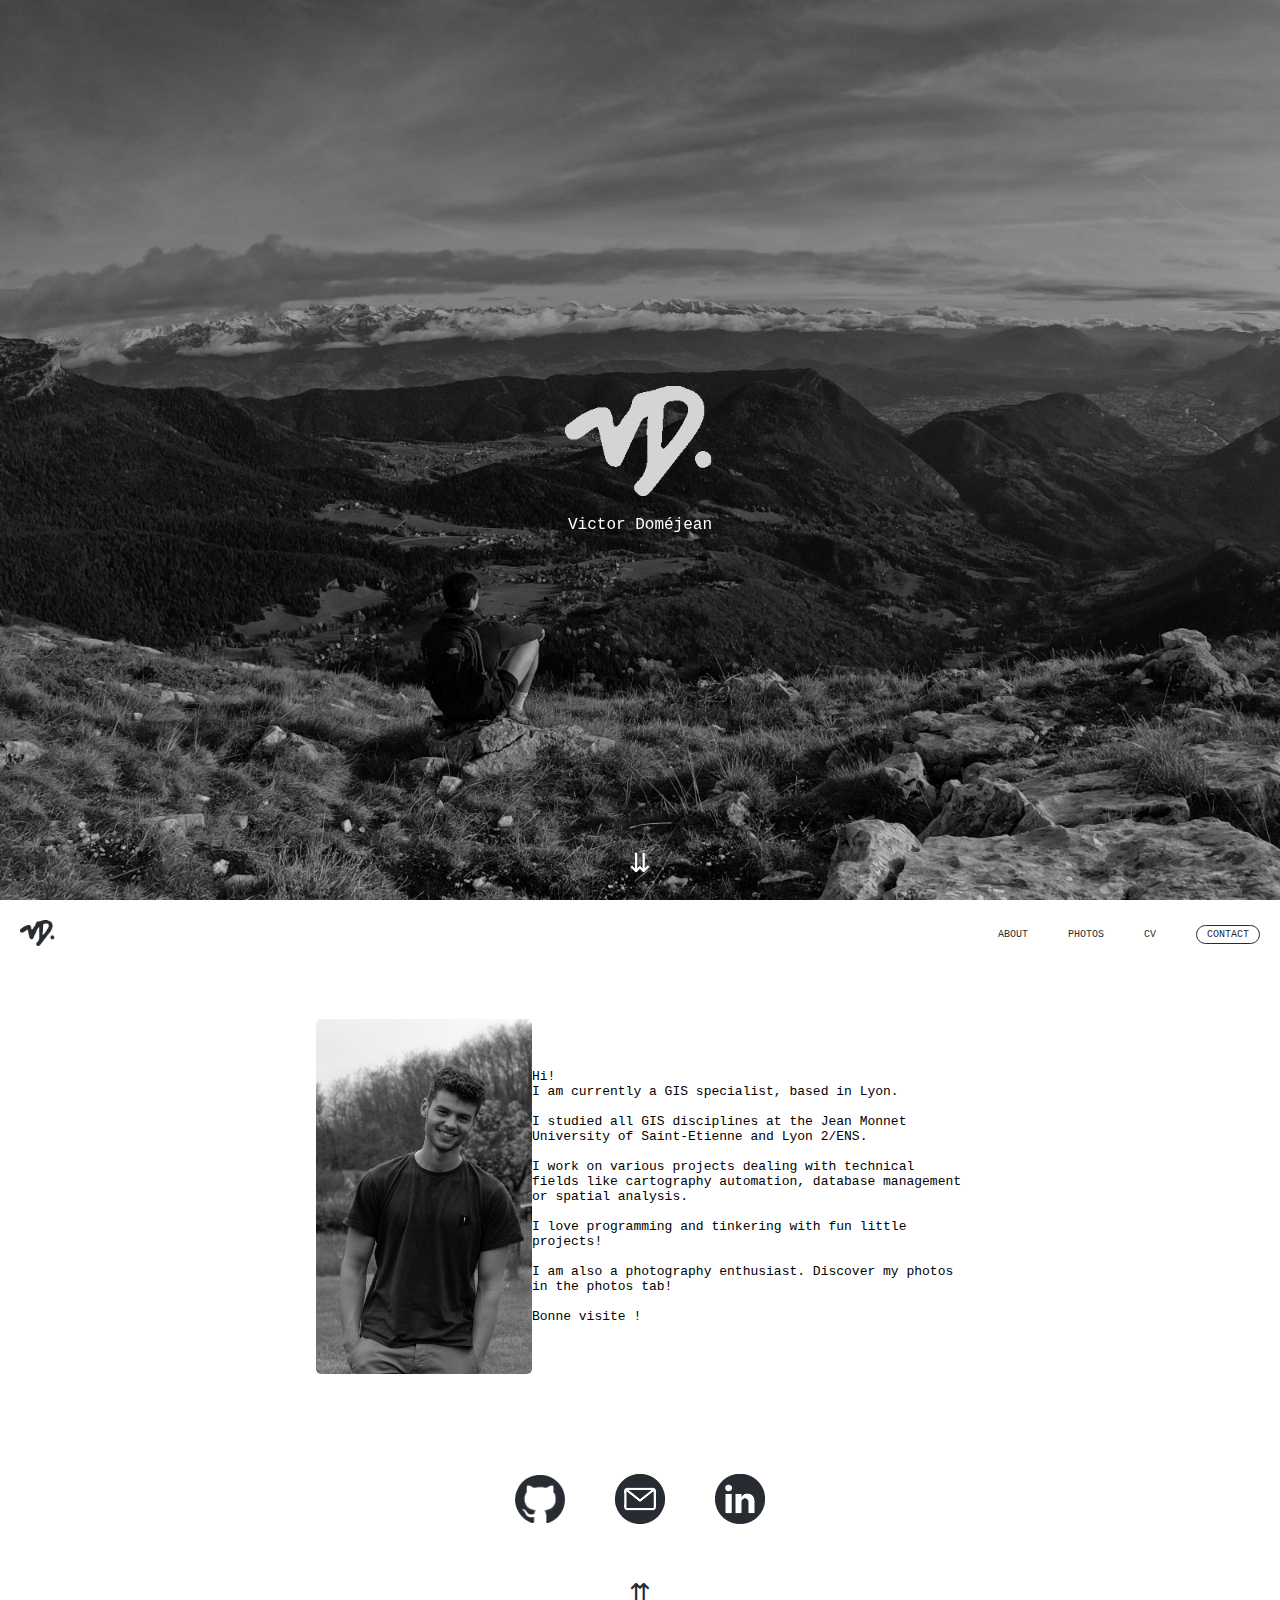
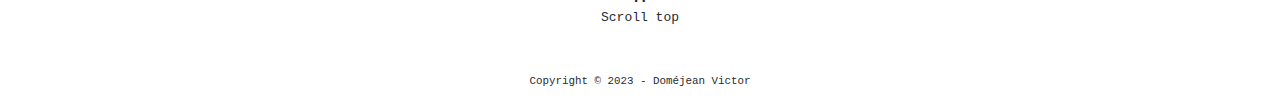
<file: index.html>
<!doctype html>
<html lang="fr">
<head>
  <meta charset="utf-8">
  <title>Victor Doméjean</title>
  <link rel="stylesheet" href="css/global.css">
  <meta name="viewport" content="width=device-width, initial-scale=1.0">
</head>
<body id="top-page">
    <div id="top">
        <div id="banner">
            <div id="title-container">
                <!-- <div id="title">Victor Doméjean</div> -->
                <div id="title">
                    <img src="img/vd.png" alt="" id="vd-intro">
                    <span>Victor Doméjean</span>
                </div>
            </div>
            <a class="arrow-down" href="#menu">&downdownarrows;</a>
        </div>
    </div>
    <div id="main">
        <div id="menu">
            <div id="menu-title">
                <div id="small-title-image">
                    <img src="img/vd.png" alt="" id="vd">
                </div>
            </div>
            <div id="menu-item-list">
                <a class="menu-item hovering-text" href="index.html">About</a>
                <a class="menu-item hovering-text" href="articles.html">Photos</a>
                <a class="menu-item round hovering-text" href="cv.html">cv</a>
                <a id="contact" class="menu-item round hovering-text" href="#contact-container">Contact</a>
            </div>
        </div>
        <div id="page">
            <div id="corp">
                <div id="presentation-container">
                    <div id="picture-container">
                        <img id="intro-image" src="img/intro.jpg" alt="">
                        <div id="description-container">
                          <div id="description-text">
                              Hi!<br>I am currently a GIS specialist, based in Lyon.
                              <br><br>
                              I studied all GIS disciplines at the Jean Monnet University of Saint-Etienne and Lyon 2/ENS.
                              <br><br>
                              I work on various projects dealing with technical fields like cartography automation, database management or spatial analysis.
                              <br><br>
                              I love programming and tinkering with fun little projects!
                              <br><br>
                              I am also a photography enthusiast. Discover my photos in the photos tab!
                              <br><br>
                              Bonne visite !</div>
                      </div>
                    </div>
                </div>
            </div>
        </div>
    </div>
    <div id="footer">
        <div id="contact-container">
            <a  href="https://github.com/VictorDomejean">
                <div class="icon-item">
                    <img  class="image-icon" src="img/github.png" alt="">
                </div>
            </a>
            <a href="mailto:victor.domejean@gmail.com">                
                <div class="icon-item">
                    <img  class="image-icon" src="img/mail.png" alt="">
                </div></a>
            <a href="https://www.linkedin.com/in/sfrgcuujvxxhvyukknopllb">
                <div class="icon-item">
                    <img  class="image-icon" src="img/linkedin.png" alt="">
                </div>
            </a>
        </div>
        <div id="haut">
            <a class="arrow-up" href="#top-page">&upuparrows;</a>
            <div>Scroll top</div>
        </div>
        <div id="attributions">
            <div class="attrib hovering-text">Copyright &copy; 2023 - Doméjean Victor</div>
        </div>
    </div>
</body>
<script src="js/loading.js"></script>
</html>
</file>
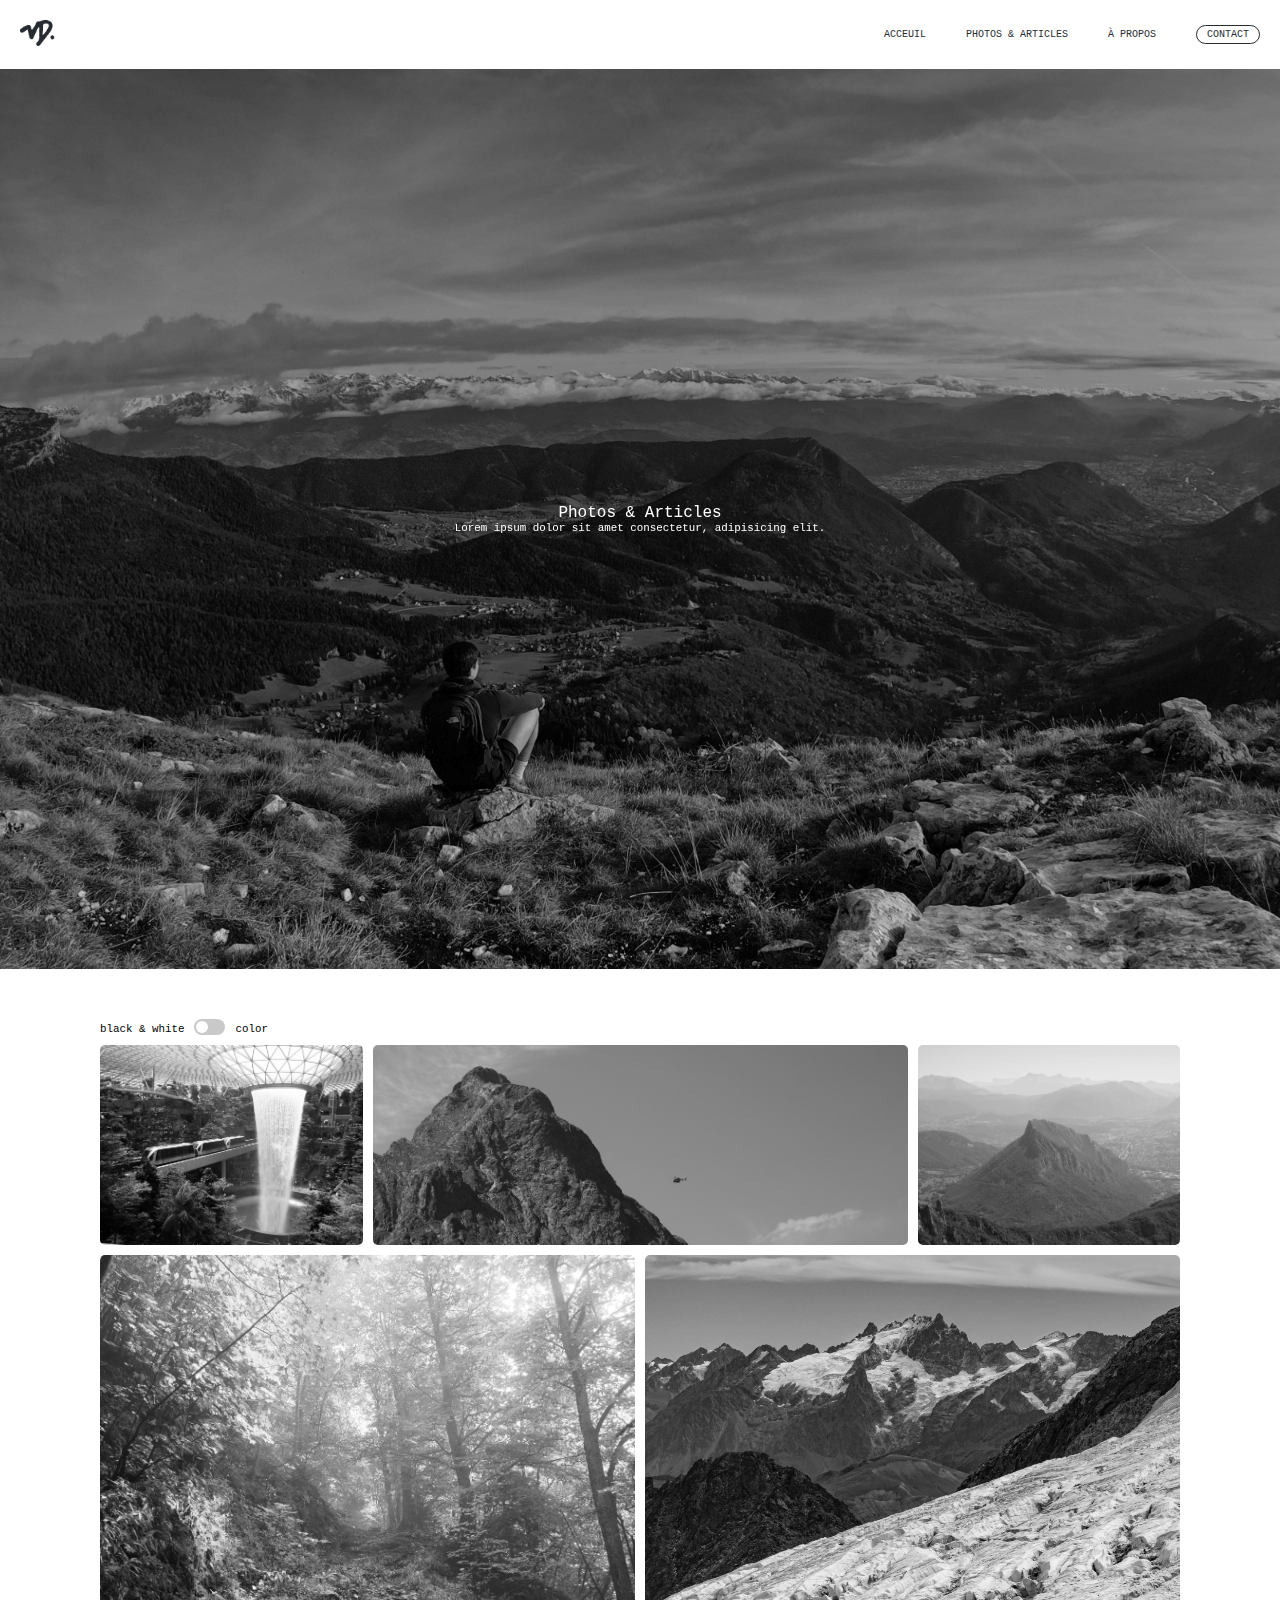
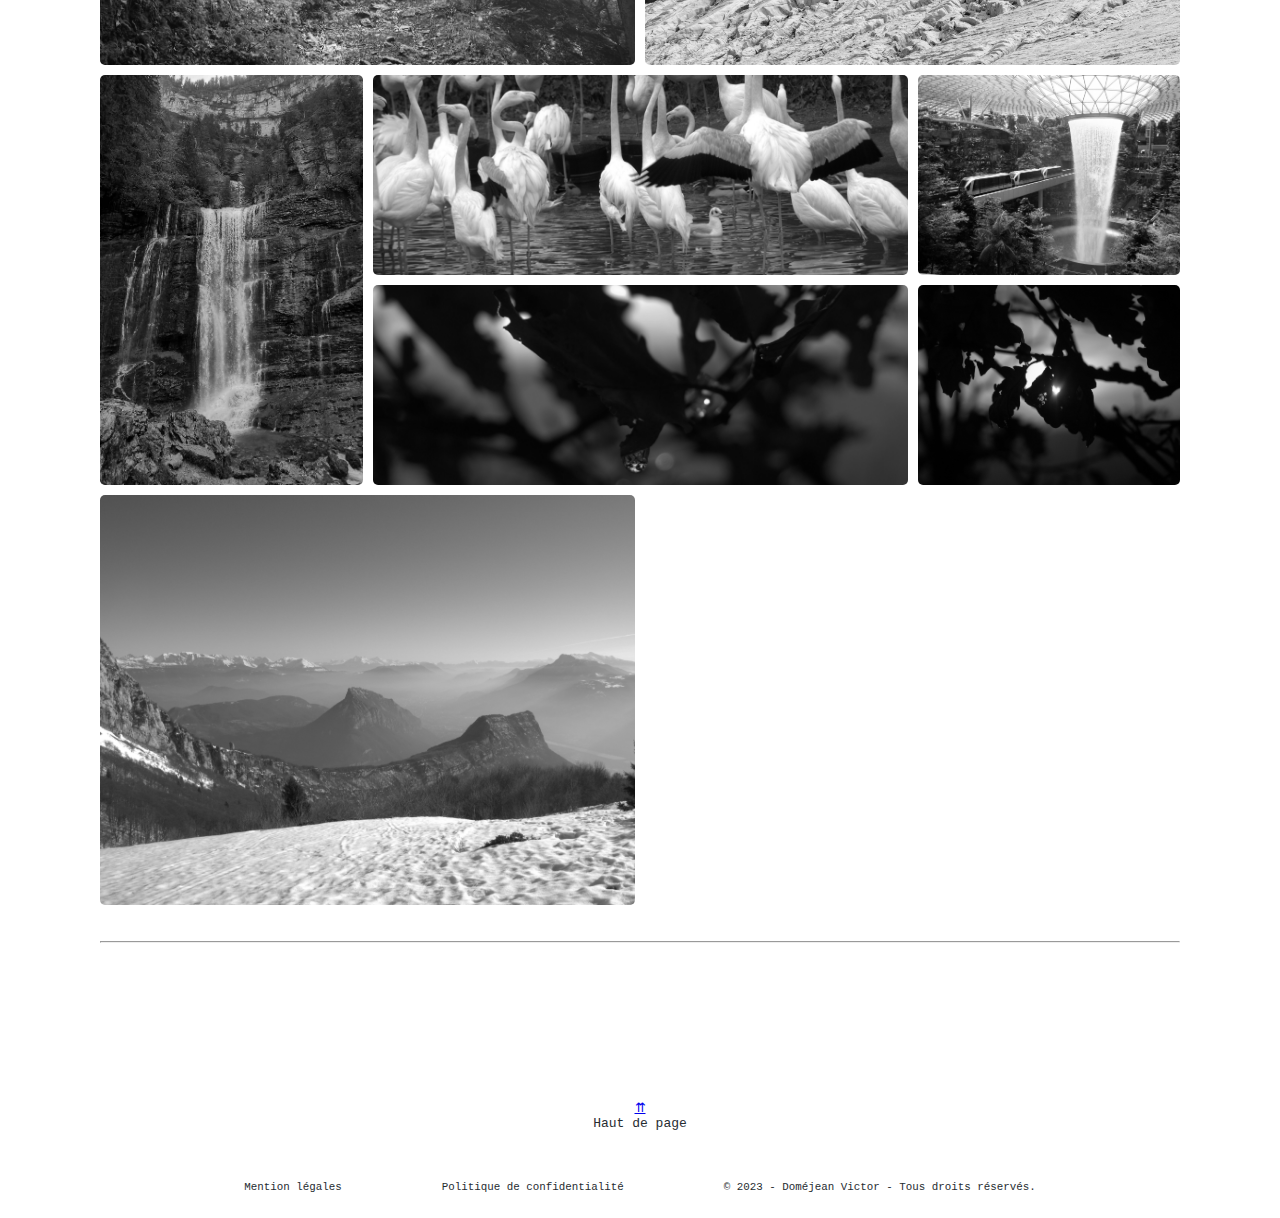
<file: articles.html>
<!doctype html>
<html lang="fr">
<head>
  <meta charset="utf-8">
  <title>Victor Doméjean</title>
  <link rel="stylesheet" href="css/global.css">
</head>
<body>
    <div id="main">
        <div id="menu">
            <div id="menu-title">
                <div id="small-title-image">
                    <img src="img/vd.png" alt="" id="vd">
                </div>
                <!-- <div id="small-title">VICTOR&numsp;DOM&Eacute;JEAN</div> -->
            </div>
            <div id="menu-item-list">
                <!-- <a class="menu-item" href="https://victordomejean.github.io/website/index.html">Acceuil</a>
                <a class="menu-item" href="https://victordomejean.github.io/website/articles.html">Photos & Articles</a>
                <a class="menu-item" href="https://victordomejean.github.io/website/apropos.html">&Agrave; propos</a> -->
                <a class="menu-item" href="index.html">Acceuil</a>
                <a class="menu-item" href="articles.html">Photos & Articles</a>
                <a class="menu-item" href="apropos.html">&Agrave; propos</a>
                <a id="contact" class="menu-item">Contact</a>
            </div>
        </div>
        <div id="top">
            <div id="banner">
                <div id="title-container">
                    <div id="title">Photos & Articles</div>
                    <div id="title-caption">Lorem ipsum dolor sit amet consectetur, adipisicing elit.</div>
                </div>
            </div>
        </div>
        <div id="corp"> 
            <div id="fullimage"></div>
            <div id="imagebackground"></div>
            <div id="switch-span">
                <span>black & white</span>
                <label class="switch">
                    <input id="switch-checkbox" type="checkbox" unchecked>
                    <span class="slider round"></span>
                </label>
                <span>color</span>
            </div>
            <div class="grid-wrapper">
                <div class="">
                    <img src="img/articles/P7310310.jpg" alt="">
                <!-- <button class="read">READ</button> -->
                </div>
                <div class="wide">
                    <img src="img/articles/P1010018.JPG" alt="" />
                </div>
                <div class="big">
                    <img src="img/articles/P1010065.JPG" alt="" />
                </div>
                <div class="">
                    <img src="img/articles/P1010082.JPG" alt="" />
                </div>
                <div class="big">
                    <img src="img/articles/P9090141.jpg" alt="" />
                </div>
                <div class="tall">
                    <img src="img/articles/IMG_20200927_154619.jpg" alt="" />
                </div>
                <div class="wide">
                    <img src="img/articles/P1280083.jpg" alt="" />
                </div>
                <div class="wide">
                    <img src="img/articles/P2120103.jpg" alt="" />
                </div>
                <div class="big">
                    <img src="img/articles/P2250319.jpg" alt="" />
                </div>
                <div class="">
                    <img src="img/articles/P7310310.jpg" alt="" />
                </div>
                <div class="">
                    <img src="img/articles/P2120114.jpg" alt="" />
                </div>
            </div>
            <br><br><hr>
        </div>
        <div id="footer">
            <div id="haut">
                <a href="#main">&upuparrows;</a>
                <div>Haut de page</div>
            </div>
            <div id="attributions">
                <div class="attrib">Mention légales</div>
                <div class="attrib">Politique de confidentialité</div>
                <div class="attrib">&copy; 2023 - Doméjean Victor - Tous droits réservés.</div>
            </div>
        </div>
    </div>
</body>
<script src="js/articles.js"></script>
<script src="js/loading.js"></script>
</html>
</file>
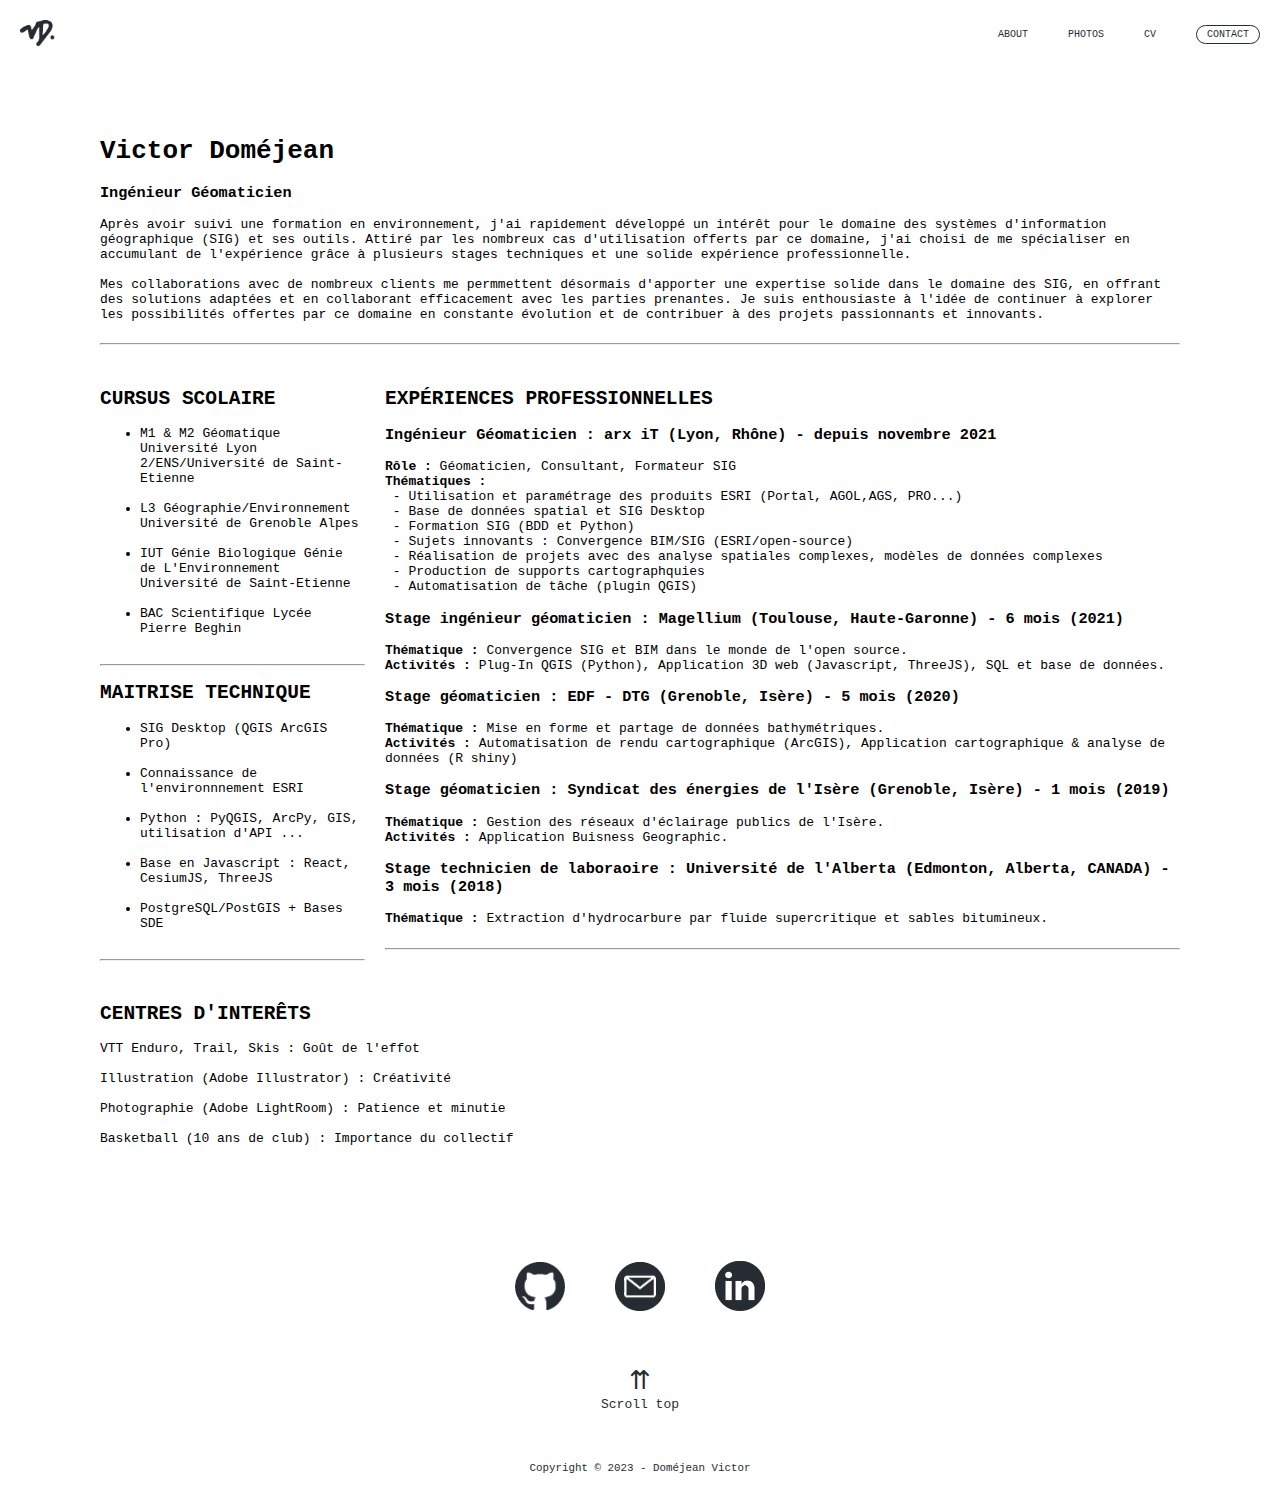
<file: cv.html>
<!doctype html>
<html lang="fr">
<head>
  <meta charset="utf-8">
  <title>Victor Doméjean</title>
  <link rel="stylesheet" href="css/global.css">
  <link rel="stylesheet" href="css/cv.css">
  <meta name="viewport" content="width=device-width, initial-scale=1.0">
</head>
<body id="top-page">
    <div id="main">
        <div id="menu">
            <div id="menu-title">
                <div id="small-title-image">
                    <img src="img/vd.png" alt="" id="vd">
                </div>
            </div>
            <div id="menu-item-list">
                <a class="menu-item hovering-text" href="index.html">About</a>
                <a class="menu-item hovering-text" href="articles.html">Photos</a>
                <a class="menu-item round hovering-text" href="cv.html">cv</a>
                <a id="contact" class="menu-item round hovering-text" href="#contact-container">Contact</a>
            </div>
        </div>
        <div id="corp">
            <div class="cv-container">
                <header>
                <h1>
                Victor Doméjean
                </h1>
                <h3>Ingénieur Géomaticien</h3>

                Après avoir suivi une formation en environnement, j'ai rapidement développé un intérêt pour le domaine des systèmes d'information géographique (SIG) et ses outils. Attiré par les nombreux cas d'utilisation offerts par ce domaine, j'ai choisi de me spécialiser en accumulant de l'expérience grâce à plusieurs stages techniques et une solide expérience professionnelle. <br><br>
               
                <!-- Ma collaboration avec de nombreux clients m'a offert une perspective enrichissante sur les différents besoins et défis auxquels sont confrontés les utilisateurs de l'information géographique. J'ai pu développer des compétences en communication et en gestion de projet, tout en adaptant mes connaissances techniques aux besoins spécifiques de chaque client. <br><br> -->
                
                Mes collaborations avec de nombreux clients me permmettent désormais d'apporter une expertise solide dans le domaine des SIG, en offrant des solutions adaptées et en collaborant efficacement avec les parties prenantes. Je suis enthousiaste à l'idée de continuer à explorer les possibilités offertes par ce domaine en constante évolution et de contribuer à des projets passionnants et innovants.
                <br><br><hr>
                </header>
                <aside>
                    <h2>
                        CURSUS SCOLAIRE
                    </h2>
                    <ul>
                        <li>M1 & M2 Géomatique Université Lyon 2/ENS/Université de Saint-Etienne</li><br>
                        <li>L3 Géographie/Environnement Université de Grenoble Alpes</li><br>
                        <li>IUT Génie Biologique Génie de L'Environnement Université de Saint-Etienne</li><br>
                        <li>BAC Scientifique Lycée Pierre Beghin</li><br>
                    </ul><hr>
                    <h2>
                        MAITRISE TECHNIQUE
                    </h2>
                    <ul>
                        <li>SIG Desktop (QGIS ArcGIS Pro)</li><br>
                        <li>Connaissance de l'environnnement ESRI</li><br>
                        <li>Python : PyQGIS, ArcPy, GIS, utilisation d'API ...</li><br>
                        <li>Base en Javascript : React, CesiumJS, ThreeJS</li><br>
                        <li>PostgreSQL/PostGIS + Bases SDE</li><br>
                    </ul><hr>
                </aside>
                <article>
                    <h2>EXPÉRIENCES PROFESSIONNELLES</h2>

                    <h3>Ingénieur Géomaticien : arx iT (Lyon, Rhône) - depuis novembre 2021</h3>

                    <b>Rôle :</b> Géomaticien, Consultant, Formateur SIG<br>
                    <b>Thématiques :</b><br>
                    
                    &numsp;- Utilisation et paramétrage des produits ESRI (Portal, AGOL,AGS, PRO...)<br>
                    &numsp;- Base de données spatial et SIG Desktop<br>
                    &numsp;- Formation SIG (BDD et Python)<br>
                    &numsp;- Sujets innovants : Convergence BIM/SIG (ESRI/open-source)<br>
                    &numsp;- Réalisation de projets avec des analyse spatiales complexes, modèles de données complexes<br>
                    &numsp;- Production de supports cartographquies<br>
                    &numsp;- Automatisation de tâche (plugin QGIS)<br>

                    <h3>Stage ingénieur géomaticien : Magellium (Toulouse, Haute-Garonne) - 6 mois (2021)</h3>
                    <b>Thématique :</b> Convergence SIG et BIM dans le monde de l'open source.<br>
                    <b>Activités :</b> Plug-In QGIS (Python), Application 3D web (Javascript, ThreeJS), SQL et base de
                    données.<br>

                    <h3>Stage géomaticien : EDF - DTG (Grenoble, Isère) - 5 mois (2020)</h3>
                    <b>Thématique : </b> Mise en forme et partage de données bathymétriques.<br>
                    <b>Activités : </b> Automatisation de rendu cartographique (ArcGIS), Application cartographique &
                    analyse de données (R shiny)<br>

                    <h3>Stage géomaticien : Syndicat des énergies de l'Isère (Grenoble, Isère) - 1 mois (2019)</h3>
                    <b>Thématique : </b> Gestion des réseaux d'éclairage publics de l'Isère.<br>
                    <b>Activités : </b> Application Buisness Geographic.<br>

                    <h3>Stage technicien de laboraoire : Université de l'Alberta (Edmonton, Alberta, CANADA) - 3 mois (2018)</h3>
                    <b>Thématique :</b> Extraction d'hydrocarbure par fluide supercritique et sables bitumineux.<br><br><hr>
                </article>
                <footer>
                    <h2>CENTRES D'INTERÊTS</h2>
                    VTT Enduro, Trail, Skis : Goût de l'effot <br><br>
                    Illustration (Adobe Illustrator) : Créativité<br><br>
                    Photographie (Adobe LightRoom) : Patience et minutie<br><br>
                    Basketball (10 ans de club) : Importance du collectif<br><br>
                </footer>
            </div>
        </div>
    </div>
    <div id="footer">
        <div id="contact-container">
            <a  href="https://github.com/VictorDomejean">
                <div class="icon-item">
                    <img  class="image-icon" src="img/github.png" alt="">
                </div>
            </a>
            <a href="mailto:victor.domejean@gmail.com">                
                <div class="icon-item">
                    <img  class="image-icon" src="img/mail.png" alt="">
                </div></a>
            <a href="https://www.linkedin.com/in/sfrgcuujvxxhvyukknopllb">
                <div class="icon-item">
                    <img  class="image-icon" src="img/linkedin.png" alt="">
                </div>
            </a>
        </div>
        <div id="haut">
            <a class="arrow-up" href="#top-page">&upuparrows;</a>
            <div>Scroll top</div>
        </div>
        <div id="attributions">
            <div class="attrib hovering-text">Copyright &copy; 2023 - Doméjean Victor</div>
        </div>
    </div>
</body>
<script src="js/loading.js"></script>
</html>
</file>
<file: css/global.css>
html {
    scroll-behavior:smooth;
}


/* HIDE SCROLLBAR */
body {
    margin: 0;
    -ms-overflow-style: none;
    scrollbar-width: none; 
    overflow-y: scroll;
    font-family: monospace;
  }
  
body::-webkit-scrollbar {
    display: none;
}



/* MAIN */
#main{
    margin: 0;
    height: 100vh;
    display: contents;
} 

/* TOP */
#top{
    display: flex;
    flex-direction: column;
    background-image: linear-gradient(rgba(0, 0, 0, 0.5), rgba(0, 0, 0, 0.1)), url(img_css/background.jpg);
    background-repeat: no-repeat;
    background-position: center;
    background-size: cover;
    color: white;
    filter: grayscale(100%);
}

#menu{
    display: flex;
    top: 0px;
    position: sticky;
    flex-direction: row;
    align-items: center;
    justify-content: space-between;
    padding: 20px;
    background-color: white;
    z-index: 2;
}

.menu-item{
    text-transform: uppercase;
    font-size: smaller;
    font-weight: lighter;
    color: #262c31;
    text-decoration: none;
}

#menu-item-list{
    display: flex;
    gap: 40px;
    align-items: center;
    justify-content: space-between;
    font-size: small;
}
#menu-title{
    display: flex;
    flex-direction: row;
    gap: 20px;
}

#small-title{
    font-weight: bolder;
    font-size: smaller;
}

#small-title-image{
    font-weight: bolder;
    font-size: smaller;
}

#vd{
    width: 35px;
}

#vd-intro{
    width: 150px;
    padding-top: 20px;
    filter: invert(1);
}

#vd:hover{
    filter: invert(1);
    cursor: pointer;
}

#contact{
    border: 1px solid;
    border-radius: 20px;
    padding: 3px;
    padding-inline: 10px;
}
#contact:hover{
    text-decoration: none;
    cursor: pointer;
}

.hovering-text:hover{
    cursor: pointer;
    color: #262c31;
    font-weight: 900;
}

#title-container{
    display: flex;
    flex-direction: column;
    align-items: center;
}

#title{
    display: flex;
    flex-direction: column;
    align-items: center;
    gap: 20px;
    font-size: large;
}

#title-caption{
    display: flex;
    margin: 0;
    justify-content: center;
    font-size: smaller;
    font-weight: lighter;
}


#banner{
    height: 100vh;
    display: flex;
    justify-content: center;
    align-items: center;
}

.arrow-down{
    color: white;
    position: absolute;
    bottom: 0;
    padding-bottom: 20px;
    text-decoration: none;
    font-size: xx-large;
}

.arrow-up{
    color: #262c31;
    text-decoration: none;
    font-size: xx-large;
}

/* CORP */

#page{
    position: relative;
}

#corp{
     margin-inline: 100px;
     margin-top: 50px;
}

#fullimage {
    height: 70%;
    display: none;
    z-index: 10;
    position: fixed;
    top: 0;
    right: 0;
    left: 0;
    bottom: 0; 
    margin: auto;
    background-size:contain;
    background-repeat: no-repeat;
    background-position: center;
  }

#imagebackground{
    display: none;
    position: fixed;
    top: 0;
    bottom: 0;
    right: 0;
    left: 0;
    background-color: rgba(0, 0, 0, 0.80);
    z-index: 2;
  }

  #close-area{
    display: none;
    position: fixed;
    top: 0;
    bottom: 0;
    right: 0;
    left: 0;
    background-color: rgba(0, 0, 0, 0);
    z-index: 12;
  }

#close {
    position: fixed;
    z-index: 3;
    left: 50vw;
    opacity: 0.3;
}

#close:hover {
    opacity: 1;
    cursor: pointer;
}

#close:before, #close:after {
    position: absolute;
    left: 15px;
    content: ' ';
    height: 33px;
    width: 2px;
    background-color: #ffffff;
}

#close:before {
    transform: rotate(45deg);
}

#close:after {
    transform: rotate(-45deg);
}
  

.read{
    position: absolute;
    bottom: 10px;
    padding-inline: 15px;
    background: rgba(255, 255, 255, 0.500);
    box-shadow: 1px 2px 3px rgb(43 43 43 / 23%);
    border: none;
    font-size: smaller;
    color: #ffffff;
    font-weight: bolder;
}

.read:hover{
    cursor: pointer;
    background-color: rgba(255, 255, 255, 0.3);
}
/* PRESENTATION */

#presentation-container{
    display: flex;
    flex-wrap: wrap;
    justify-content: center;
}

#picture-container{
    display: flex;
    justify-content: center;
}

#intro-image{
    display: flex;
    width: 20%;
    min-width: 200px;
    height: auto;
    margin-bottom: auto;
    filter: grayscale(100%);
    transition: all .2s ease-in-out;
    border-radius: 5px;
}

#intro-image:hover {
    filter: grayscale(0);
    transform: scale(1.015);
    cursor: pointer;
    z-index: 1;
}

#description-container{
    display: flex;
    width: 40%;
    flex-direction: column;
    align-content: center;
    justify-content: space-around;
    padding-block: 20px;
}

#description-text{
    display: flex;
    flex-direction: column;
}

#contact-container{
    justify-content: center;
    display: flex;
    align-items: center;
    cursor: pointer;
    gap: 50px;
}

.icon-item{
}

.icon-item:hover{
    filter: invert(1);
}

.image-icon{
    width: 50px;
}

/* Main CSS */
.grid-wrapper > div {
	display: flex;
	justify-content: center;
	align-items: center;
    filter: grayscale(100%);
    transition: all .5s ease-in-out;
}
.grid-wrapper > div > img {
	width: 100%;
	height: 100%;
	object-fit: cover;
	border-radius: 5px;
    image-rendering: auto;
}

.grid-wrapper {
	display: grid;
	grid-gap: 10px;
	grid-template-columns: repeat(auto-fit, minmax(250px, 1fr));
	grid-auto-rows: 200px;
	grid-auto-flow: dense;
}
.grid-wrapper .wide {
	grid-column: span 2;
}
.grid-wrapper .tall {
	grid-row: span 2;
}
.grid-wrapper .big {
	grid-column: span 2;
	grid-row: span 2;
}

.grid-wrapper > div:hover {
    /* filter: grayscale(0); */
    transform: scale(1.015);
    cursor: pointer;
    z-index: 1;
}

/* FOOTER */

#footer{
    margin-bottom: 25px;
    padding-top: 100px;
}

#attributions{
    justify-content: center;
    gap: 100px;
    display: flex;
    flex-direction: row;
    cursor: pointer;
    color: #262c31;
    margin-top: 50px;
    margin-bottom: 20px;
}

.attrib{
    display: flex;
    font-size: smaller;
    font-weight: lighter;
}


#haut{
    display: flex;
    flex-direction: column;
    align-items: center;
    cursor: pointer;
    color: #262c31;
    margin-top: 50px;
}

/* SWITCH */

#switch-span{
    display: flex;
    flex-direction: row;
    gap: 10px;
    font-size: smaller;
    font-weight: lighter;
    margin-block: 10px;
    align-items: flex-end;
}

.switch {
  position: relative;
  display: inline-block;
  width: 31px;
  height: 16px;
}

.switch input { 
  opacity: 0;
  width: 0;
  height: 0;
}

.slider {
  position: absolute;
  cursor: pointer;
  top: 0;
  left: 0;
  right: 0;
  bottom: 0;
  background-color: #c9c9c9;
  -webkit-transition: .4s;
  transition: .4s;
}

.slider:before {
  position: absolute;
  content: "";
  height: 12px;
  width: 12px;
  left: 2px;
  bottom: 2px;
  background-color: rgb(255, 255, 255);
  -webkit-transition: .4s;
  transition: .4s;
}
.slider::after {
right: 4px;
  }

input:checked + .slider {
  background-color: #262c31;
}

input:focus + .slider {
  /* box-shadow: 0 0 1px #242424; */
}

input:checked + .slider:before {
  -webkit-transform: translateX(14px);
  -ms-transform: translateX(14px);
  transform: translateX(14px);
}

/* Rounded sliders */
.slider.round {
  border-radius: 15px;
}

.slider.round:before {
  border-radius: 50%;
}

@media all and (max-width: 750px){

    #corp{
        margin-inline: 20px;
        margin-top: 20px;
    }

    .grid-wrapper > div{
        grid-column: span 2;
        grid-row: span 2;
    }

    #description-container{
        width: auto;
    }

    /* #title{
        font-size: xx-large;
    } */
    
    #menu-item-list{
        gap: 20px;
    }

    #contact-container{
        gap: 20px;
    }

}
</file>
<file: css/cv.css>
.cv-container {
    display: grid;
    grid-template-areas:
        "header header"
        "sidebar content"
        "footer footer";
    grid-template-columns: 1fr 3fr;
    gap: 20px;
  }
  
  header {
    grid-area: header;
  }
  
  article {
    grid-area: content;
  }
  
  aside {
    grid-area: sidebar;
  }
  
  footer {
    grid-area: footer;
  }


  @media all and (max-width: 750px){

    .cv-container {
      display: block
    }

}
</file>
